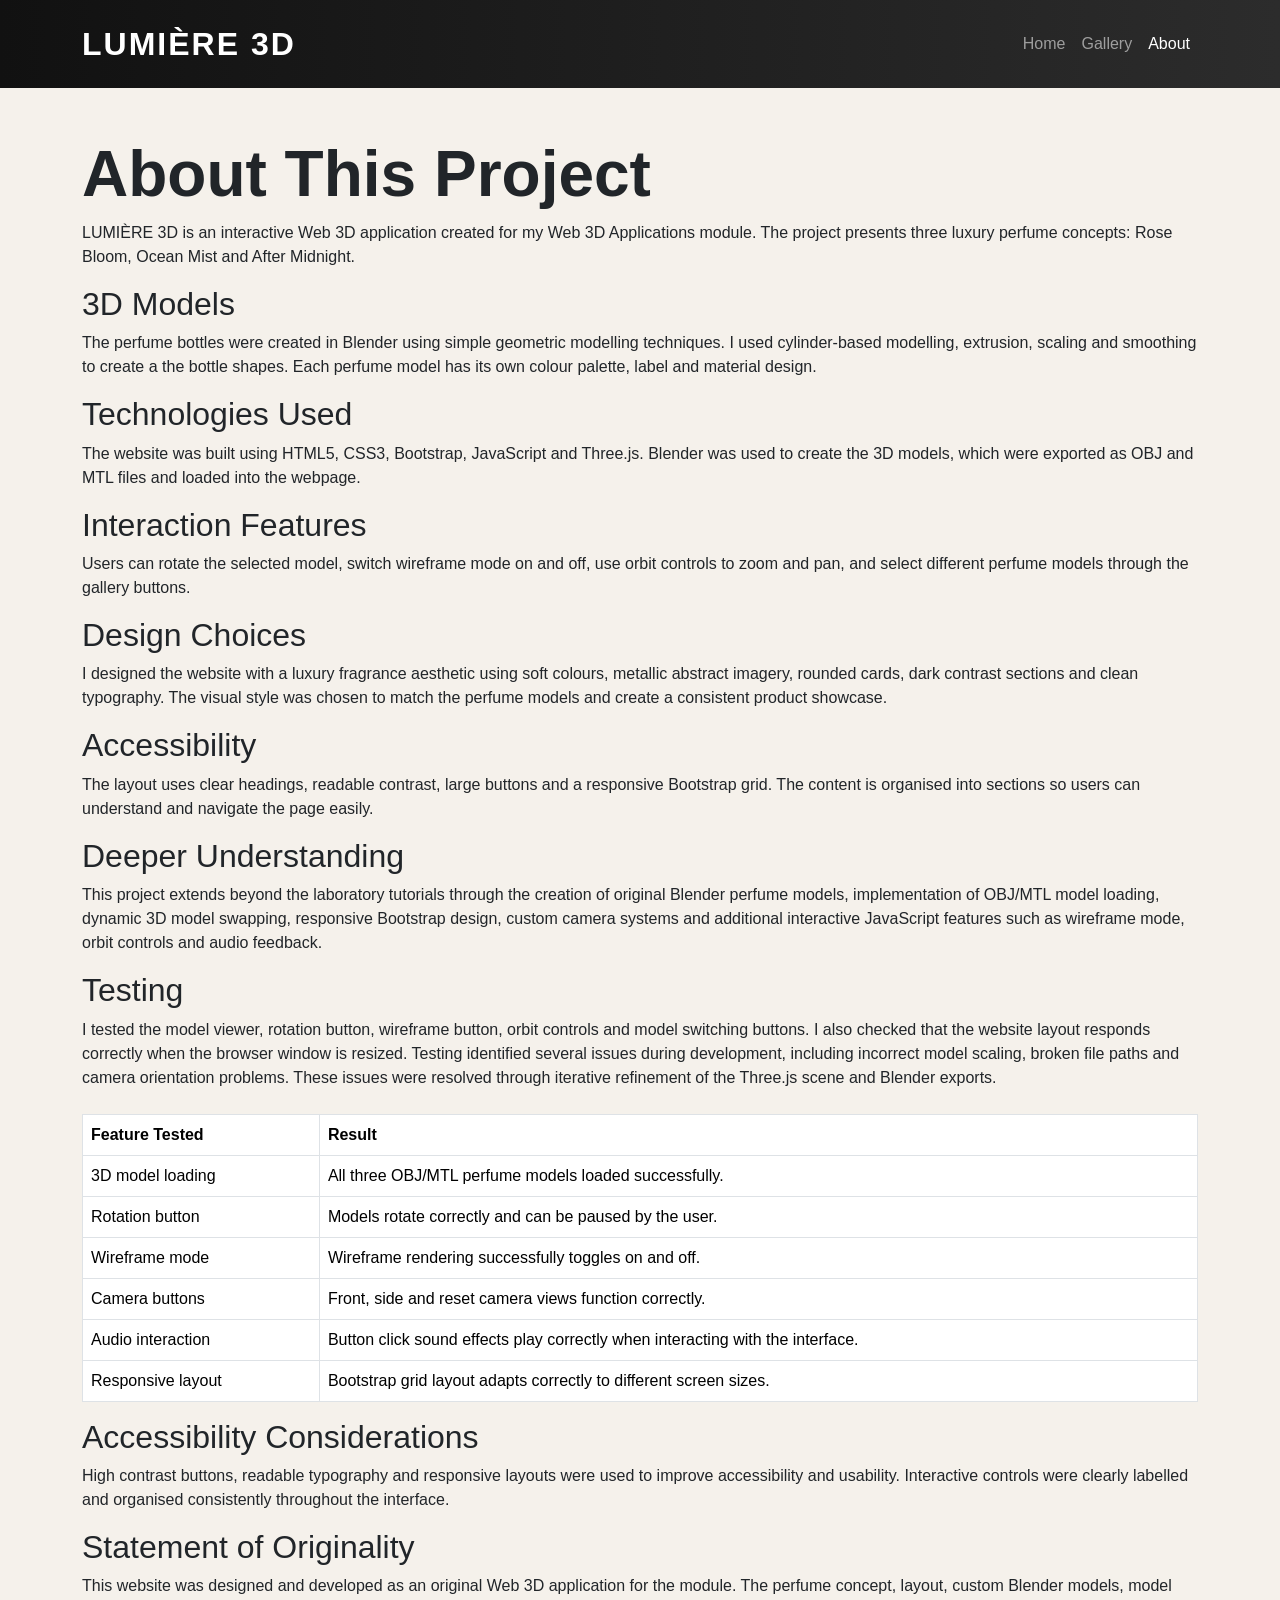
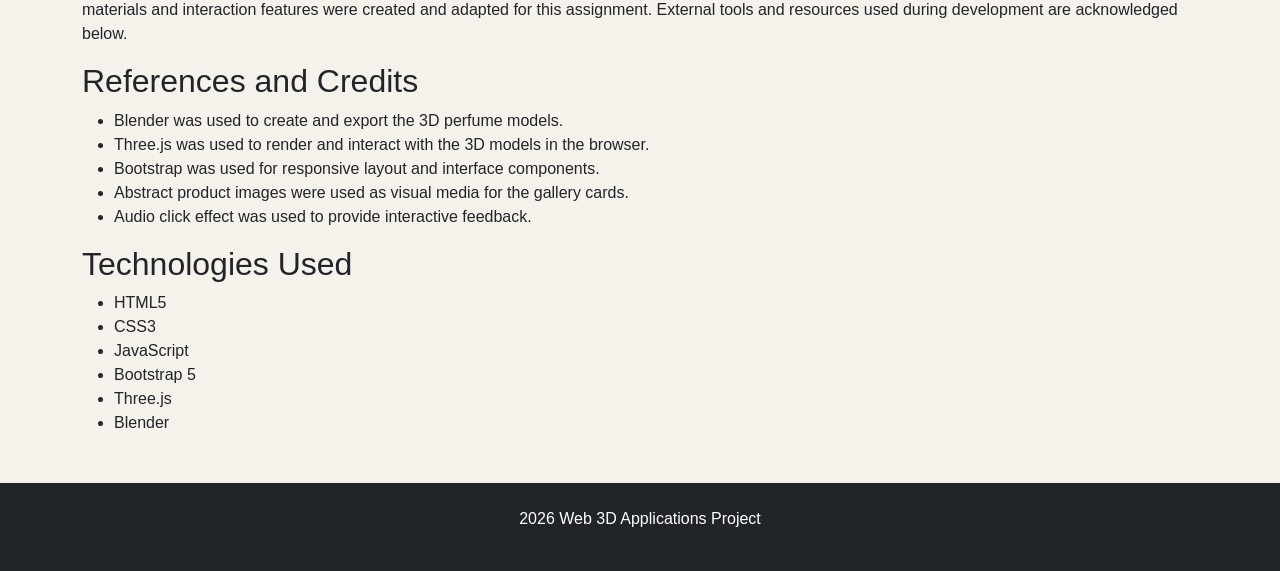
<file: about.html>
<!DOCTYPE html>
<html lang="en">
<head>
    <meta charset="UTF-8">
    <meta name="viewport" content="width=device-width, initial-scale=1.0">

    <title>LUMIÈRE 3D</title>

    <!-- Bootstrap CSS -->
     <link href="https://cdn.jsdelivr.net/npm/bootstrap@5.3.3/dist/css/bootstrap.min.css" rel="stylesheet">

    <!-- Custom CSS-->
     <link rel="stylesheet" href="css/custom.css">
</head>

<body>
    <!--NAVBAR-->
    <nav class="navbar navbar-expand-lg navbar-dark bg-dark">
        <div class="container">
            <a class="navbar-brand" href="#">
                LUMIÈRE 3D
            </a>

            <button class="navbar-toggler" type="button" data-bs-toggle="collapse" data-bs-target="#navbarNav">
                <span class="navbar-toggler-icon"></span>
            </button>

            <div class="collapse navbar-collapse" id="navbarNav">

                <ul class="navbar-nav ms-auto">

                    <li class="nav-item">
                        <a class="nav-link" href="index.html">Home</a>
                    </li>

                    <li class="nav-item">
                        <a class="nav-link" href="index.html#gallery">Gallery</a>
                    </li>

                    <li class="nav-item">
                        <a class="nav-link active" href="about.html">About</a>
                    </li>
                </ul>
            </div>
        </div>
    </nav>

    <div class="container mt-5 about-section">

    <h1>About This Project</h1>

    <p>
        LUMIÈRE 3D is an interactive Web 3D application created for my Web 3D Applications module.
        The project presents three luxury perfume concepts: Rose Bloom, Ocean Mist and After Midnight.
    </p>

    <h2>3D Models</h2>
    <p>
        The perfume bottles were created in Blender using simple geometric modelling techniques.
        I used cylinder-based modelling, extrusion, scaling and smoothing to create a the bottle shapes.
        Each perfume model has its own colour palette, label and material design.
    </p>

    <h2>Technologies Used</h2>
    <p>
        The website was built using HTML5, CSS3, Bootstrap, JavaScript and Three.js.
        Blender was used to create the 3D models, which were exported as OBJ and MTL files and loaded into the webpage.
    </p>

    <h2>Interaction Features</h2>
    <p>
        Users can rotate the selected model, switch wireframe mode on and off, use orbit controls to zoom and pan,
        and select different perfume models through the gallery buttons.
    </p>

    <h2>Design Choices</h2>
    <p>
        I designed the website with a luxury fragrance aesthetic using soft colours, metallic abstract imagery,
        rounded cards, dark contrast sections and clean typography. The visual style was chosen to match the perfume
        models and create a consistent product showcase.
    </p>

    <h2>Accessibility</h2>
    <p>
        The layout uses clear headings, readable contrast, large buttons and a responsive Bootstrap grid.
        The content is organised into sections so users can understand and navigate the page easily.
    </p>

    <h2>Deeper Understanding</h2>

    <p>
        This project extends beyond the laboratory tutorials through the creation of original Blender perfume models,
        implementation of OBJ/MTL model loading, dynamic 3D model swapping, responsive Bootstrap design,
        custom camera systems and additional interactive JavaScript features such as wireframe mode,
        orbit controls and audio feedback.
    </p>

    <h2>Testing</h2>
    <p>
        I tested the model viewer, rotation button, wireframe button, orbit controls and model switching buttons.
        I also checked that the website layout responds correctly when the browser window is resized. Testing identified several issues during development, including incorrect model scaling,
        broken file paths and camera orientation problems. These issues were resolved through
        iterative refinement of the Three.js scene and Blender exports.
    </p>

    <table class="table table-bordered mt-4">

    <thead>
        <tr>
            <th>Feature Tested</th>
            <th>Result</th>
        </tr>
    </thead>

    <tbody>

        <tr>
            <td>3D model loading</td>
            <td>All three OBJ/MTL perfume models loaded successfully.</td>
        </tr>

        <tr>
            <td>Rotation button</td>
            <td>Models rotate correctly and can be paused by the user.</td>
        </tr>

        <tr>
            <td>Wireframe mode</td>
            <td>Wireframe rendering successfully toggles on and off.</td>
        </tr>

        <tr>
            <td>Camera buttons</td>
            <td>Front, side and reset camera views function correctly.</td>
        </tr>

        <tr>
            <td>Audio interaction</td>
            <td>Button click sound effects play correctly when interacting with the interface.</td>
        </tr>

        <tr>
            <td>Responsive layout</td>
            <td>Bootstrap grid layout adapts correctly to different screen sizes.</td>
        </tr>

    </tbody>

    </table>

    <h2>Accessibility Considerations</h2>
    <p>
        High contrast buttons, readable typography and responsive layouts were used to improve accessibility and usability.
        Interactive controls were clearly labelled and organised consistently throughout the interface.
    </p>

    <h2>Statement of Originality</h2>
    <p>
        This website was designed and developed as an original Web 3D application for the module. 
        The perfume concept, layout, custom Blender models, model materials and interaction features were created and adapted for this assignment.
        External tools and resources used during development are acknowledged below.
    </p>

    <h2>References and Credits</h2>
    <ul>
        <li>Blender was used to create and export the 3D perfume models.</li>
        <li>Three.js was used to render and interact with the 3D models in the browser.</li>
        <li>Bootstrap was used for responsive layout and interface components.</li>
        <li>Abstract product images were used as visual media for the gallery cards.</li>
        <li>Audio click effect was used to provide interactive feedback.</li>
    </ul>   

    <h2>Technologies Used</h2>
    <ul>
        <li>HTML5</li>
        <li>CSS3</li>
        <li>JavaScript</li>
        <li>Bootstrap 5</li>
        <li>Three.js</li>
        <li>Blender</li>
    </ul>

</div>

    
    <!-- FOOTER -->
    <footer class="bg-dark text-white text-center p-4 mt-5">

        <p>
            2026 Web 3D Applications Project
        </p>
    </footer>

      
    <script src="https://cdn.jsdelivr.net/npm/bootstrap@5.3.3/dist/js/bootstrap.bundle.min.js"></script>

</body>

</html>
</file>
<file: css/custom.css>
body {
    background-color: #f5f1eb;
    font-family: Arial, sans-serif;

}


/* NAVBAR */
.navbar {
    background: linear-gradient(to right, #111111, #2c2c2c);
    padding: 15px;
}

.navbar-brand {
    font-size: 2rem;
    font-weight: bold;
    letter-spacing: 2px;
}

/* HERO SECTION */
.bg-light {
    background: linear-gradient(to right, #f7e7d7, #fff5ec) !important;
    border-radius: 20px;
    padding: 60px;
}

h1 {
    font-size: 4rem;
    font-weight: bold;
}

/* CARDS */
.card {
    border: none;
    border-radius: 20px;
    padding: 15px;
    transition: 0.3s;
    box-shadow: 0px 4px 10px rgba(0,0,0,0.1);
}

.card:hover {
    transform: translateY(-10px);
}

.card-title {
    font-size: 2rem;
    font-weight: bold;
}

.btn-dark {
    border-radius: 30px;
    padding: 10px 20px;
}

/* FOOTER */
footer {
    margin-top: 80px;
    padding: 30px;
}

/* 3D VIEWER SECTION */

.model-viewer {
    height: 500px;
    border-radius: 25px;

    background: linear-gradient(
        to right,
        rgba(0,0,0,0.8),
        rgba(30,30,30,0.8)
    );

    display: flex;
    align-items: center;
    justify-content: center;

    position: relative;

    overflow: hidden;

    box-shadow: 0px 10px 30px rgba(0,0,0,0.2);
}

.viewer-text {
    text-align: center;
    color: white;
}

.viewer-text h1 {
    font-size: 5rem;
    margin-bottom: 20px;
}

.viewer-text p {
    font-size: 1.3rem;
    margin-bottom: 30px;
}

.btn-outline-light {
    margin-left: 10px;
}

.card-img-top {
    height: 500px;
    object-fit: cover;
}

.card {
    border: none;
    border-radius: 20px;
    overflow: hidden;
    box-shadow: 0 4px 20px rgba(0,0,0,0.08);
}

.model-info {
    color: #3a3a3a;
    padding: 20px;
}

.model-info h2 {
    font-size: 2.5rem;
    font-weight: bold;
}

.model-info p {
    font-size: 1.1rem;
    max-width: 700px;
    margin: auto;
}
</file>
